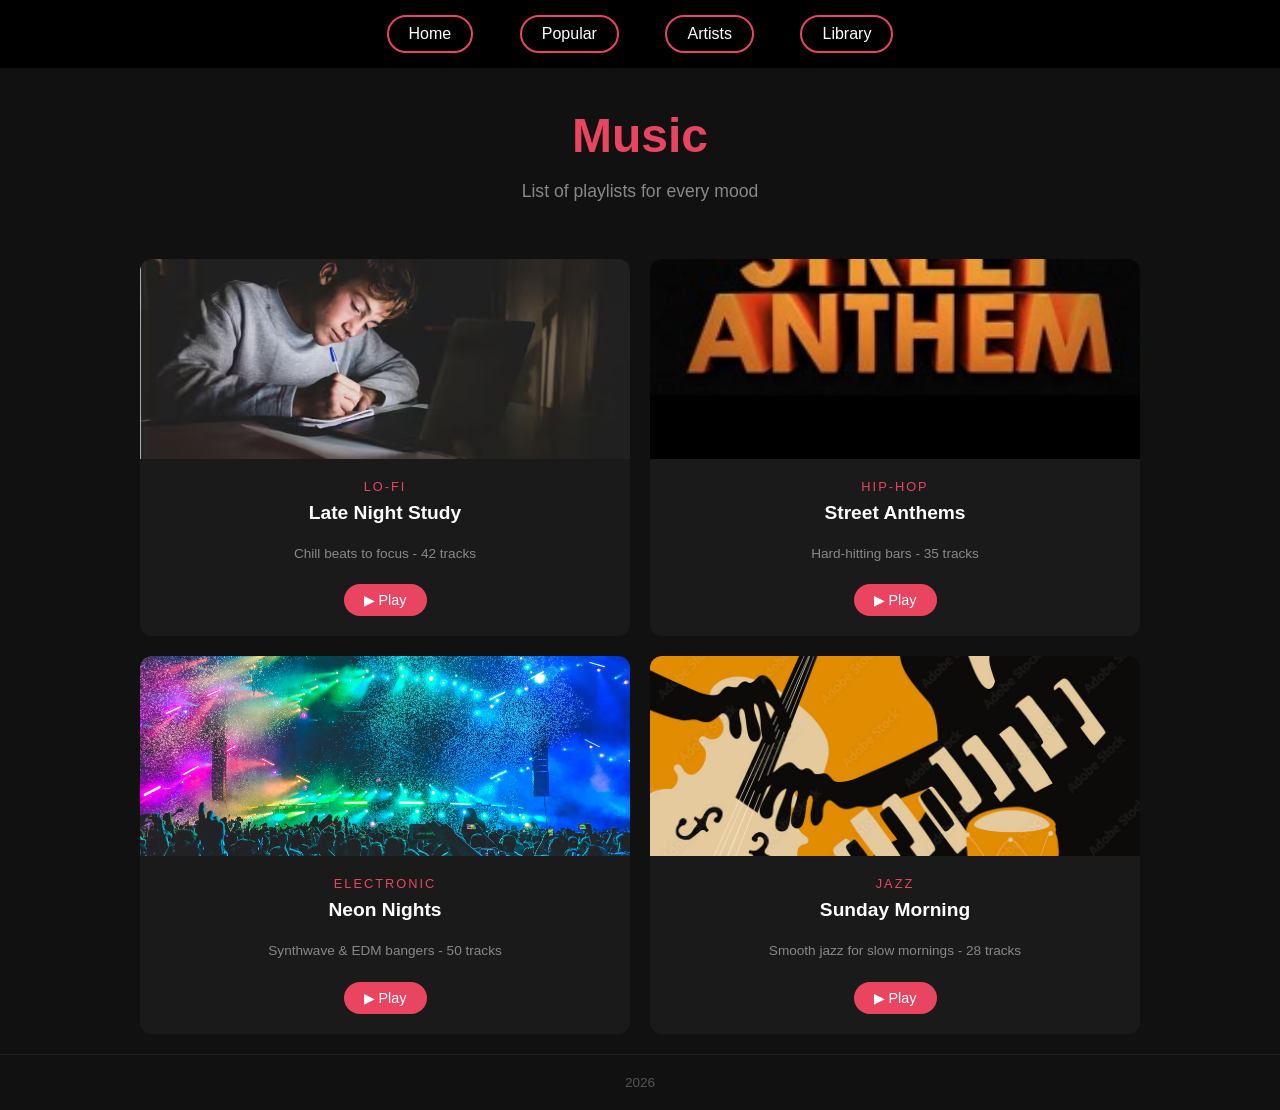
<file: Week4/index.html>
<!DOCTYPE html>
<html lang="en">
<head>
  <meta charset="UTF-8" />
  <meta name="viewport" content="width=device-width, initial-scale=1.0" />
  <title>Music</title>
  <style>

    :root {
      font-size: 16px;
    }

    body {
      background-color: #111;
      color: white;
      font-family: Arial, sans-serif;
      margin: 0;
      padding: 0;
    }

    nav {
      position: sticky;
      top: 0;
      background-color: #000;
      padding: 15px;
      display: flex;
      justify-content: center;
    }

    /* 4 buttons equally spaced with flexbox */
    .nav-buttons {
      display: flex;
      justify-content: space-evenly;
      align-items: center;
      width: 100%;
      max-width: 600px;
    }

    nav button {
      background-color: transparent;
      border: 2px solid #e94560;
      color: white;
      padding: 8px 20px;
      border-radius: 20px;
      font-size: 1rem;
      cursor: pointer;
    }

    nav button:hover {
      background-color: #e94560;
    }

    header {
      text-align: center;
      padding: 40px 20px 20px;
    }

    header h1 {
      font-size: 3rem;
      color: #e94560;
      margin: 0;
    }

    header p {
      color: #888;
      font-size: 1.1rem;
    }

    /* 2 columns */
    .grid-container {
      display: grid;
      grid-template-columns: repeat(2, 1fr);
      grid-template-rows: repeat(2, auto);
      gap: 20px;
      padding: 20px;
      max-width: 1000px;
      margin: 0 auto;
    }

    /* image row and info row */
    .card {
      display: flex;
      flex-direction: column;
      align-items: center;
      justify-content: center;
      background-color: #1a1a1a;
      border-radius: 12px;
      overflow: hidden;
    }

    .card img {
      width: 100%;
      height: 200px;
      object-fit: cover;
    }

    .card-info {
      display: flex;
      flex-direction: column;
      align-items: center;
      justify-content: center;
      padding: 20px;
      text-align: center;
      width: 100%;
    }

    .card-info span {
      color: #e94560;
      font-size: 0.8rem;
      text-transform: uppercase;
      letter-spacing: 2px;
    }

    .card-info h2 {
      font-size: 1.2rem;
      margin: 8px 0;
    }

    .card-info p {
      color: #888;
      font-size: 0.85rem;
      white-space: nowrap;
    }

    .card-info button {
      margin-top: 10px;
      background-color: #e94560;
      color: white;
      border: none;
      padding: 8px 20px;
      border-radius: 20px;
      cursor: pointer;
      font-size: 0.9rem;
    }

    footer {
      text-align: center;
      padding: 20px;
      color: #555;
      font-size: 0.85rem;
      border-top: 1px solid #222;
    }

    /* screens 720px or smaller */
    @media (max-width: 720px) {
      :root {
        font-size: 12px;
      }

      .grid-container {
        grid-template-columns: 1fr;
      }

      .card {
        width: 100%;
      }
    }
  </style>
</head>
<body>

  <nav>
    <div class="nav-buttons">
      <button>Home</button>
      <button>Popular</button>
      <button>Artists</button>
      <button>Library</button>
    </div>
  </nav>

  <header>
    <h1>Music</h1>
    <p> List of playlists for every mood</p>
  </header>

  <div class="grid-container">

    <div class="card">
      <img src="assets/lofi.avif" alt="Late Night Study" />
      <div class="card-info">
        <span>Lo-Fi</span>
        <h2>Late Night Study</h2>
        <p>Chill beats to focus - 42 tracks</p>
        <button>&#9654; Play</button>
      </div>
    </div>

    <div class="card">
      <img src="assets/street-anthem.jpg" alt="Street Anthems" />
      <div class="card-info">
        <span>Hip-Hop</span>
        <h2>Street Anthems</h2>
        <p>Hard-hitting bars - 35 tracks</p>
        <button>&#9654; Play</button>
      </div>
    </div>

    <div class="card">
      <img src="assets/electronic.jpg" alt="Neon Nights" />
      <div class="card-info">
        <span>Electronic</span>
        <h2>Neon Nights</h2>
        <p>Synthwave &amp; EDM bangers - 50 tracks</p>
        <button>&#9654; Play</button>
      </div>
    </div>

    <div class="card">
      <img src="assets/jazz.jpg" alt="Sunday Morning Jazz" />
      <div class="card-info">
        <span>Jazz</span>
        <h2>Sunday Morning</h2>
        <p>Smooth jazz for slow mornings - 28 tracks</p>
        <button>&#9654; Play</button>
      </div>
    </div>

  </div>

  <footer> 2026 </footer>

</body>
</html>
</file>
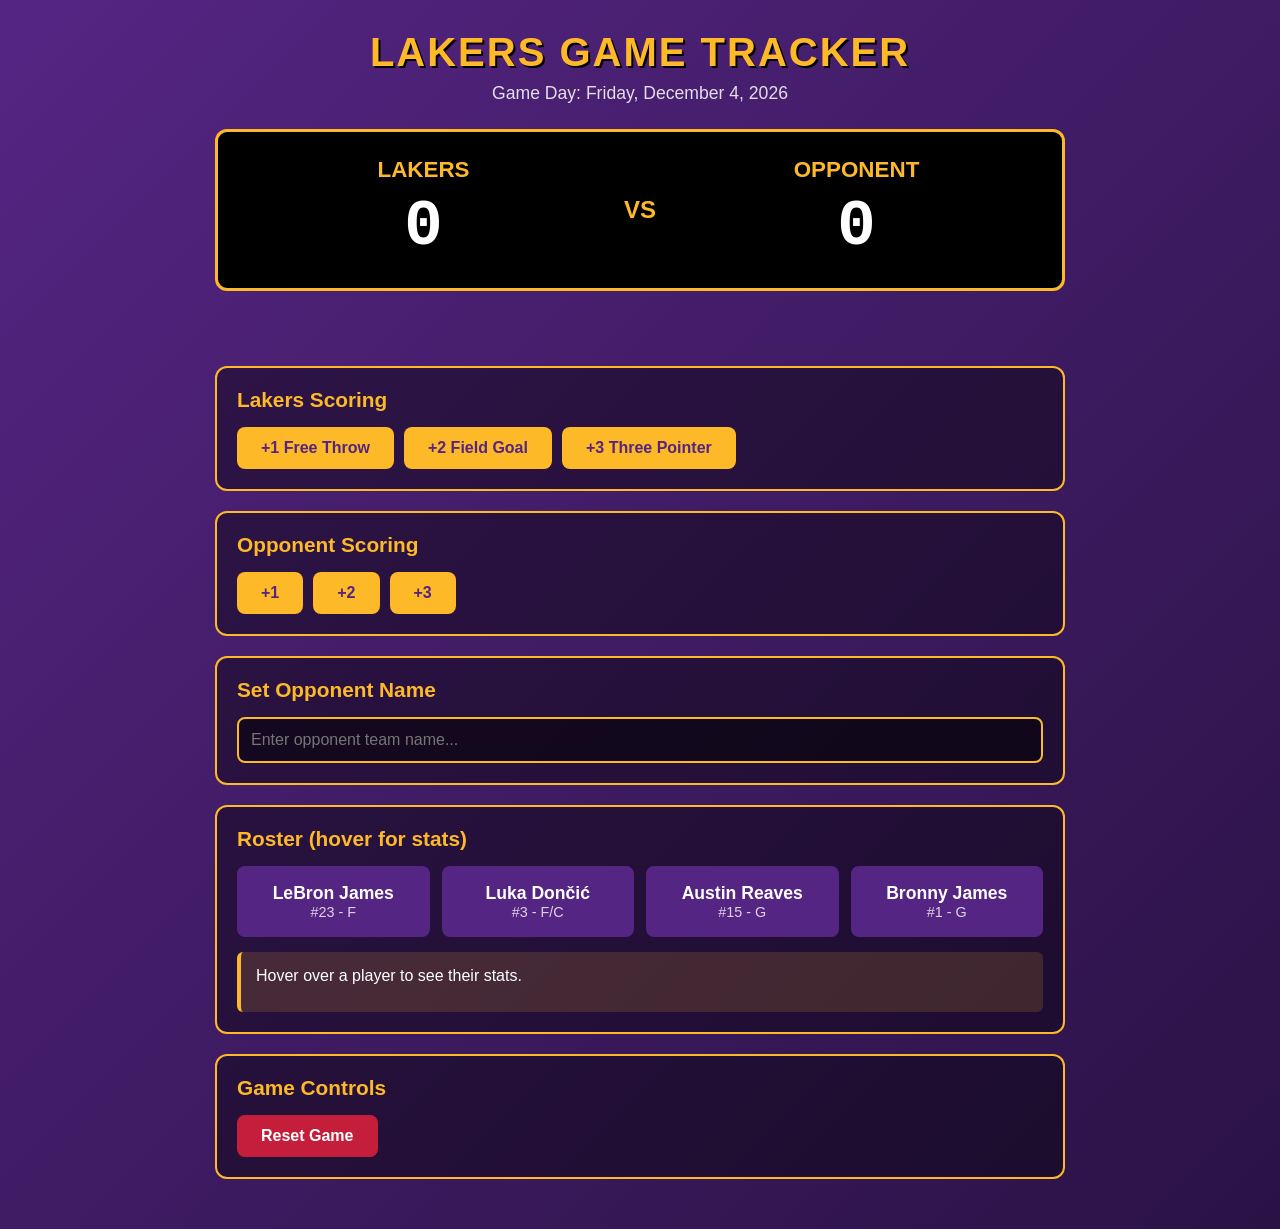
<file: Week6/index.html>
<!DOCTYPE html>
<html lang="en">
<head>
  <meta charset="UTF-8" />
  <meta name="viewport" content="width=device-width, initial-scale=1.0" />
  <title>Lakers Game Tracker</title>
  <style>
    * { box-sizing: border-box; margin: 0; padding: 0; 
    }

    body {
      font-family: 'Segoe UI', Tahoma, sans-serif;
      background: linear-gradient(135deg, #552583 0%, #2a1245 100%);
      color: #fff;
      min-height: 100vh;
      padding: 30px 20px;
    }

    .container { max-width: 850px; margin: 0 auto; }

    .header { text-align: center; margin-bottom: 25px; }
    .header h1 {
      font-size: 2.5rem;
      color: #FDB927;
      letter-spacing: 2px;
      text-shadow: 2px 2px 0 #000;
    }
    #gameDay { margin-top: 8px; font-size: 1.1rem; opacity: 0.85; }

    .scoreboard {
      background: #000;
      border: 3px solid #FDB927;
      border-radius: 12px;
      padding: 25px;
      display: grid;
      grid-template-columns: 1fr auto 1fr;
      gap: 20px;
      align-items: center;
      margin-bottom: 25px;
    }
    .team { text-align: center; }
    .team-name { font-size: 1.4rem; font-weight: bold; color: #FDB927; margin-bottom: 8px; }
    .score { font-size: 4rem; font-weight: bold; color: #fff; font-family: 'Courier New', monospace; }
    .vs { font-size: 1.5rem; color: #FDB927; font-weight: bold; }

    .card {
      background: rgba(0, 0, 0, 0.4);
      border: 2px solid #FDB927;
      border-radius: 12px;
      padding: 20px;
      margin-bottom: 20px;
    }
    .card h2 { color: #FDB927; margin-bottom: 15px; font-size: 1.3rem; }

    .btn-row { display: flex; gap: 10px; flex-wrap: wrap; }

    button {
      background: #FDB927;
      color: #552583;
      border: none;
      padding: 12px 24px;
      font-size: 1rem;
      font-weight: bold;
      border-radius: 8px;
      cursor: pointer;
      transition: transform 0.15s, background 0.2s;
    }
    button:hover { background: #fff; transform: translateY(-2px); }

    .reset-btn { background: #c41e3a; color: #fff; }
    .reset-btn:hover { background: #fff; color: #c41e3a; }

    input[type="text"] {
      width: 100%;
      padding: 12px;
      font-size: 1rem;
      border-radius: 8px;
      border: 2px solid #FDB927;
      background: rgba(0, 0, 0, 0.5);
      color: #fff;
    }
    input[type="text"]:focus {
      outline: none;
      border-color: #fff;
      background: rgba(0, 0, 0, 0.7);
    }

    .roster {
      display: grid;
      grid-template-columns: repeat(auto-fit, minmax(180px, 1fr));
      gap: 12px;
    }
    .player {
      background: #552583;
      padding: 15px;
      border-radius: 8px;
      text-align: center;
      cursor: pointer;
      border: 2px solid transparent;
      transition: all 0.2s;
    }
    .player:hover {
      background: #FDB927;
      color: #552583;
      border-color: #fff;
      transform: scale(1.05);
    }
    .player-name { font-weight: bold; font-size: 1.1rem; }
    .player-num { font-size: 0.9rem; opacity: 0.8; }

    #playerStats {
      margin-top: 15px;
      padding: 15px;
      background: rgba(253, 185, 39, 0.15);
      border-left: 4px solid #FDB927;
      border-radius: 6px;
      min-height: 60px;
    }
    .stat-line { margin-top: 5px; color: #FDB927; font-weight: bold; }

    .winner-msg {
      text-align: center;
      font-size: 1.3rem;
      color: #FDB927;
      margin-bottom: 20px;
      font-weight: bold;
      min-height: 30px;
    }
  </style>
</head>
<body>
  <div class="container">

    <div class="header">
      <h1>LAKERS GAME TRACKER </h1>
      <div id="gameDay">Game day</div>
    </div>

    <div class="scoreboard">
      <div class="team">
        <div class="team-name">LAKERS</div>
        <div class="score" id="lakersScore">0</div>
      </div>
      <div class="vs">VS</div>
      <div class="team">
        <div class="team-name" id="opponentName">OPPONENT</div>
        <div class="score" id="opponentScore">0</div>
      </div>
    </div>

    <div class="winner-msg" id="winnerMsg"></div>

    <div class="card">
      <h2>Lakers Scoring</h2>
      <div class="btn-row">
        <button class="score-btn" data-points="1">+1 Free Throw</button>
        <button class="score-btn" data-points="2">+2 Field Goal</button>
        <button class="score-btn" data-points="3">+3 Three Pointer</button>
      </div>
    </div>

    <div class="card">
      <h2>Opponent Scoring</h2>
      <div class="btn-row">
        <button class="opp-btn" data-points="1">+1</button>
        <button class="opp-btn" data-points="2">+2</button>
        <button class="opp-btn" data-points="3">+3</button>
      </div>
    </div>

    <div class="card">
      <h2>Set Opponent Name</h2>
      <input type="text" id="opponentInput" placeholder="Enter opponent team name..." maxlength="15" />
    </div>

    <div class="card">
      <h2>Roster (hover for stats)</h2>
      <div class="roster">
        <div class="player" data-stats="PPG: 25.4 | RPG: 7.9 | APG: 8.1">
          <div class="player-name">LeBron James</div>
          <div class="player-num">#23 - F</div>
        </div>
        <div class="player" data-stats="PPG: 23.8 | RPG: 12.5 | APG: 3.5">
          <div class="player-name">Luka Dončić</div>
          <div class="player-num">#3 - F/C</div>
        </div>
        <div class="player" data-stats="PPG: 18.2 | RPG: 4.1 | APG: 6.8">
          <div class="player-name">Austin Reaves</div>
          <div class="player-num">#15 - G</div>
        </div>
        <div class="player" data-stats="PPG: 17.5 | RPG: 3.2 | APG: 4.9">
          <div class="player-name">Bronny James</div>
          <div class="player-num">#1 - G</div>
        </div>
      </div>
      <div id="playerStats">Hover over a player to see their stats.</div>
    </div>

    <div class="card">
      <h2>Game Controls</h2>
      <button class="reset-btn" id="resetBtn">Reset Game</button>
    </div>

  </div>

  <script>
    // To load event to show today's date as game day 
    window.addEventListener('load', function () {
      const days = ['Sunday', 'Monday', 'Tuesday', 'Wednesday', 'Thursday', 'Friday', 'Saturday'];
      const months = ['January', 'February', 'March', 'April', 'May', 'June',
                      'July', 'August', 'September', 'October', 'November', 'December'];
      const now = new Date();
      const dateStr = days[now.getDay()] + ', ' + months[now.getMonth()] + ' ' + now.getDate() + ', ' + now.getFullYear();
      document.getElementById('gameDay').textContent = ' Game Day: ' + dateStr;
    });

    // For score state
    let lakersScore = 0;
    let opponentScore = 0;
    const lakersDisplay = document.getElementById('lakersScore');
    const opponentDisplay = document.getElementById('opponentScore');
    const winnerMsg = document.getElementById('winnerMsg');

    function updateScores() {
      lakersDisplay.textContent = lakersScore;
      opponentDisplay.textContent = opponentScore;
      if (lakersScore === 0 && opponentScore === 0) {
        winnerMsg.textContent = '';
      } else if (lakersScore > opponentScore) {
        winnerMsg.textContent = 'Lakers leading by ' + (lakersScore - opponentScore);
      } else if (opponentScore > lakersScore) {
        winnerMsg.textContent = 'Lakers down by ' + (opponentScore - lakersScore);
      } else {
        winnerMsg.textContent = 'Tied game';
      }
    }

    // Click for events on Lakers scoring buttons 
    const scoreButtons = document.querySelectorAll('.score-btn');
    scoreButtons.forEach(function (btn) {
      btn.addEventListener('click', function () {
        lakersScore += parseInt(btn.getAttribute('data-points'));
        updateScores();
      });
    });

    // Click events on opponent for scoring buttons 
    const oppButtons = document.querySelectorAll('.opp-btn');
    oppButtons.forEach(function (btn) {
      btn.addEventListener('click', function () {
        opponentScore += parseInt(btn.getAttribute('data-points'));
        updateScores();
      });
    });

    //Input event on opponent name field 
    const opponentInput = document.getElementById('opponentInput');
    const opponentName = document.getElementById('opponentName');
    opponentInput.addEventListener('input', function () {
      const name = opponentInput.value.trim().toUpperCase();
      opponentName.textContent = name === '' ? 'OPPONENT' : name;
    });

    // Mouseover events on players 
    const players = document.querySelectorAll('.player');
    const playerStats = document.getElementById('playerStats');
    players.forEach(function (player) {
      player.addEventListener('mouseover', function () {
        const name = player.querySelector('.player-name').textContent;
        const stats = player.getAttribute('data-stats');
        playerStats.innerHTML = '<strong>' + name + '</strong><div class="stat-line">' + stats + '</div>';
      });
      player.addEventListener('mouseout', function () {
        playerStats.innerHTML = 'Hover over a player to see their stats.';
      });
    });

    // To reset button for click event
    const resetBtn = document.getElementById('resetBtn');
    resetBtn.addEventListener('click', function () {
      lakersScore = 0;
      opponentScore = 0;
      updateScores();
      opponentInput.value = '';
      opponentName.textContent = 'OPPONENT';
    });
  </script>
</body>
</html>
</file>
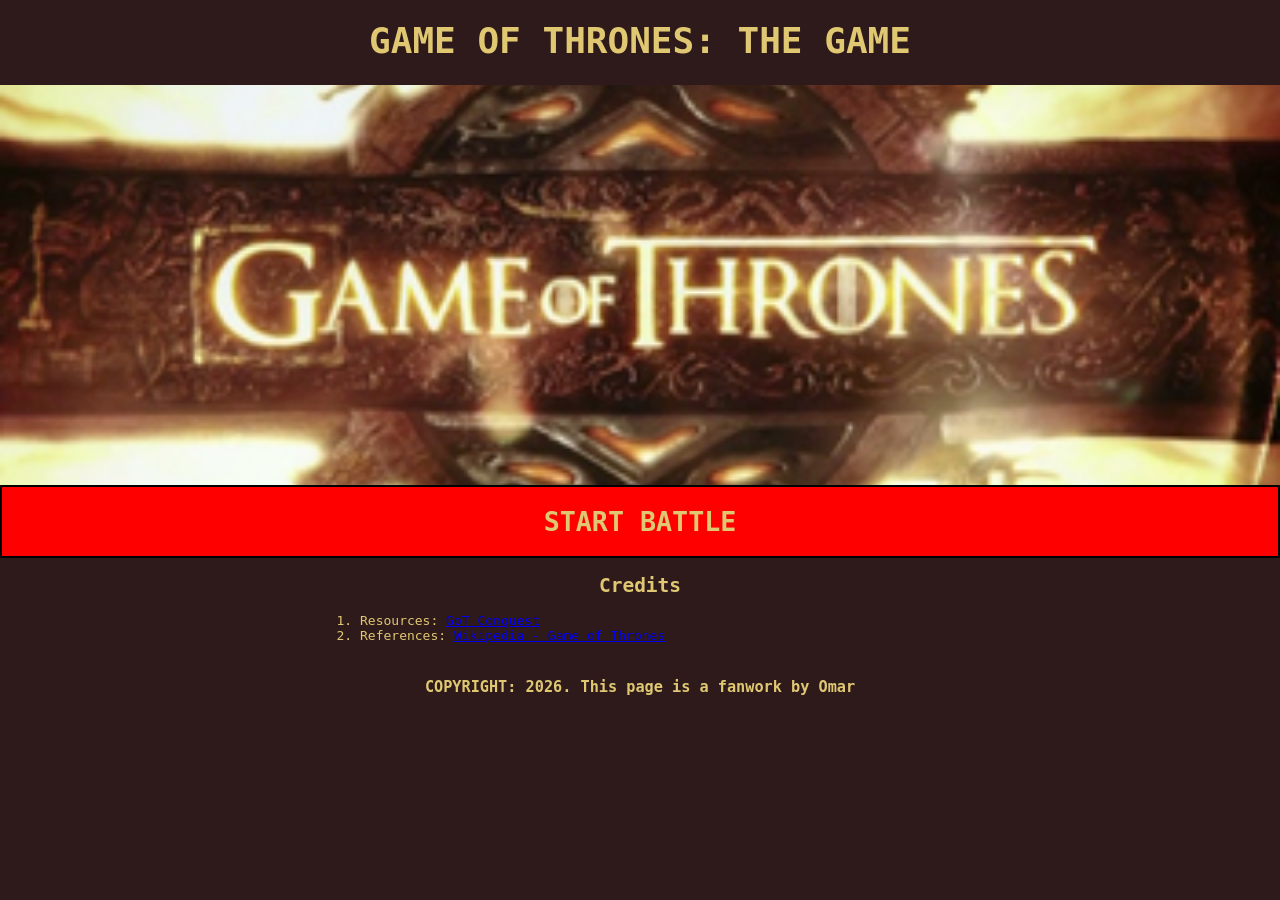
<file: Week2/firstgame/index.html>
<html>
<head>
    <title>GAME OF THRONES: THE BATTLE</title>
</head>
<body style="background-color: #2e1a1a; color: #e0c872; font-family: monospace; margin: 0; padding: 0;">
    
    <h1 style="color: #e0c872; text-align: center; font-family: monospace; font-size: 36px; padding-top: 20px;">GAME OF THRONES: THE GAME</h1>
    
    <img src="./assets/wallpaper.jpg" aria-label="Game of Thrones banner" style="width: 100%; max-height: 400px; object-fit: cover;">
 
    <button class="start-button" style="width: 100%; background-color: red; border: 2px solid; cursor: pointer;">
        <h1 style="text-align: center;"><a href="./game.html" style="color: #e0c872; text-decoration: none; font-family: monospace;">START BATTLE</a></h1>
    </button>
 
    <section id="credits">
    <h2 style="text-align: center; color: #e0c872;">Credits</h2>
    <ol style="max-width: 600px; margin: 0 auto;">
        <li>Resources: <a href="https://www.gotconquest.com/news/2021/01/26/farming-resources/">GoT Conquest</a></li>
        <li>References: <a href="https://en.wikipedia.org/wiki/Game_of_Thrones">Wikipedia - Game of Thrones</a></li>
    </ol>
</section>
 
    <h3 style="color: #e0c872; text-align: center; font-family: monospace; padding: 20px;">COPYRIGHT: 2026. This page is a fanwork by Omar</h3>
 
</body>
</html>
</file>
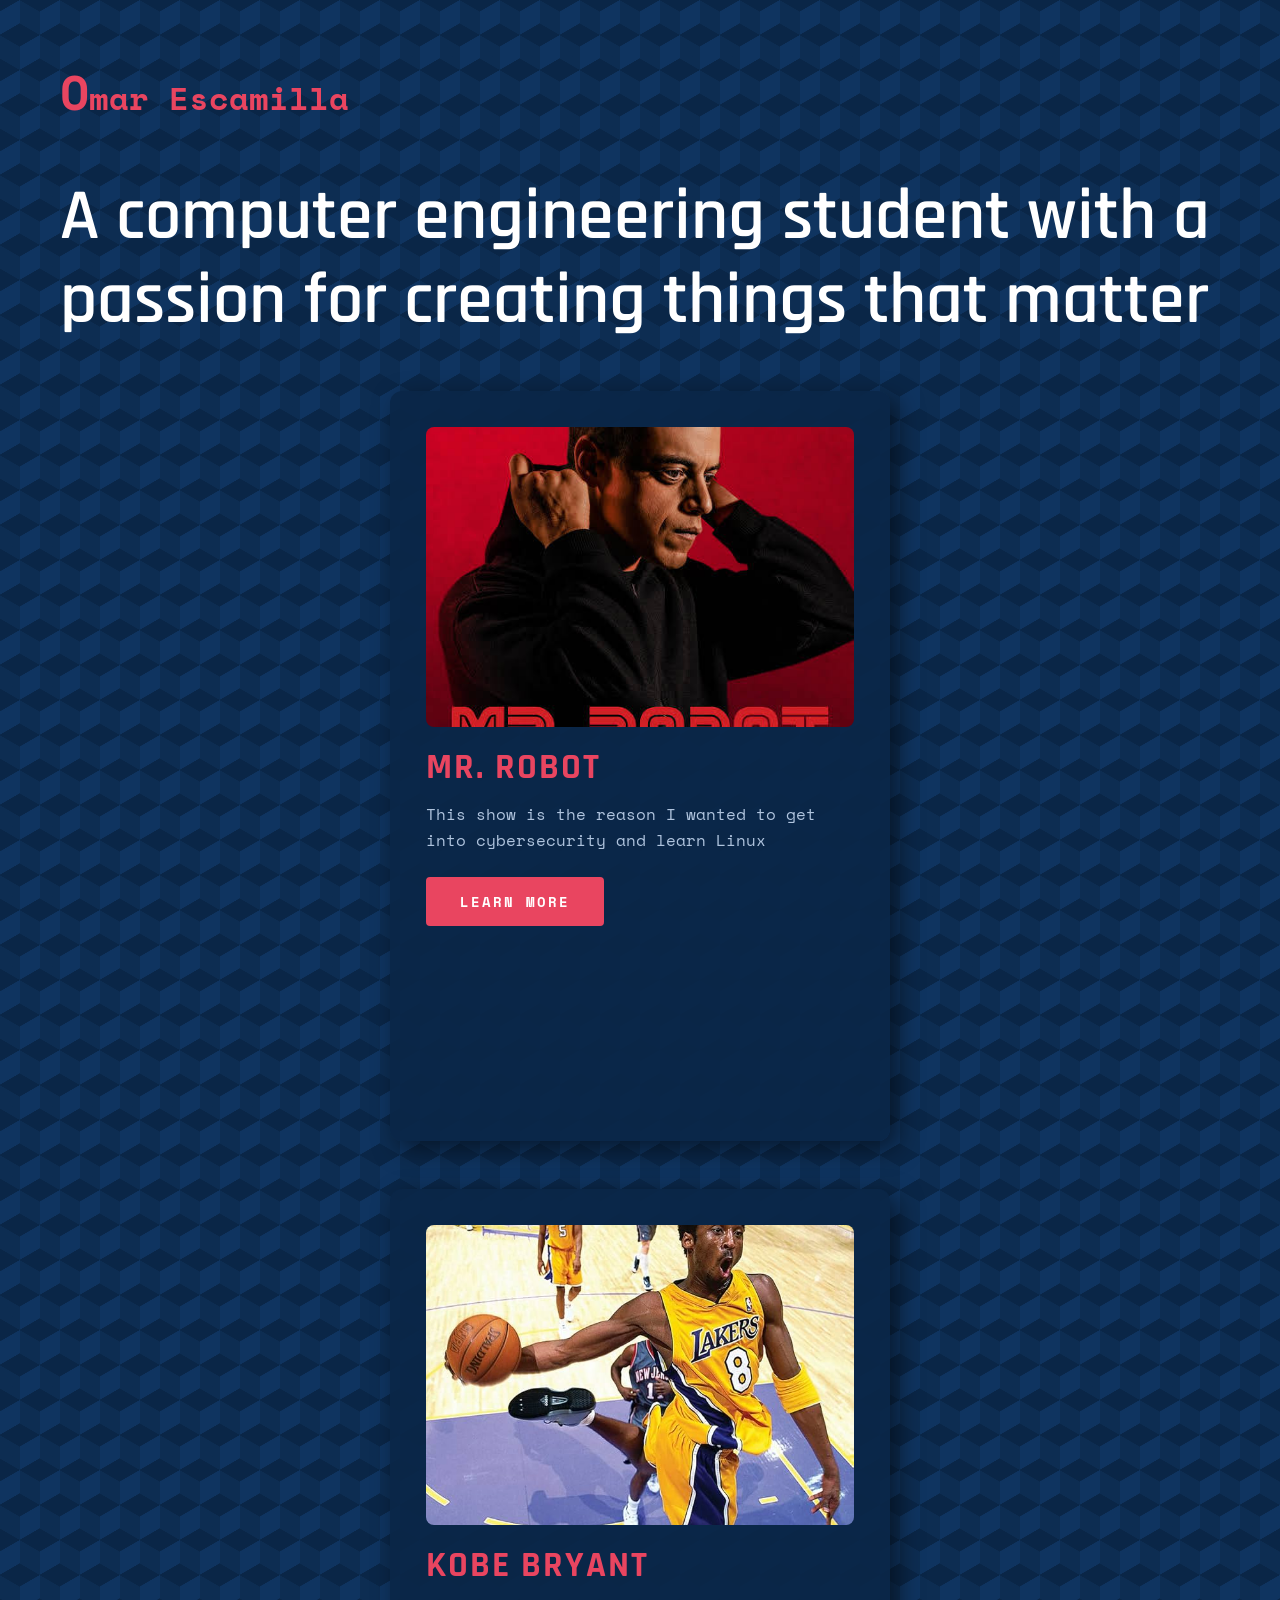
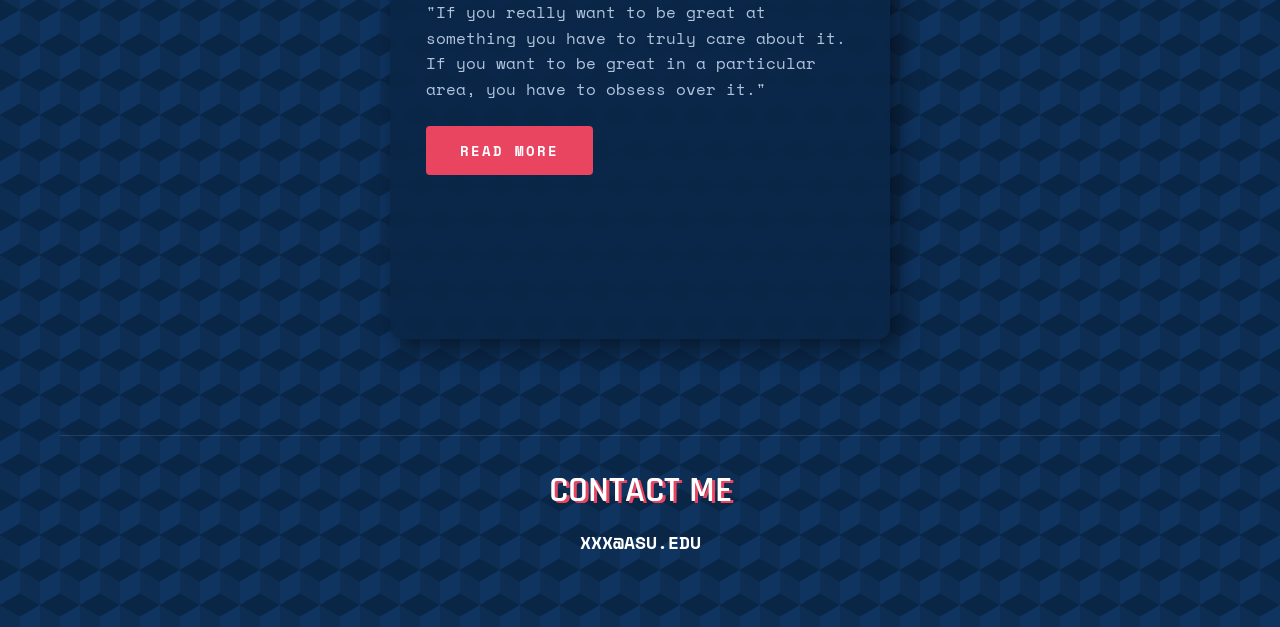
<file: Week3/portfolio/index.html>
<!DOCTYPE html>
<html lang="en">
<head>
    <meta charset="UTF-8">
    <meta name="viewport" content="width=device-width, initial-scale=1.0">
    <title>Omar // PORTFOLIO</title>
    <style>
        @import url('https://fonts.googleapis.com/css2?family=Rajdhani:wght@300;400;500;600;700&family=Space+Mono:wght@400;700&display=swap');
    </style>
    <link rel="stylesheet" href="./styles.css">
</head>
<body>
    <header>Omar Escamilla</header>
    <div class="title">A computer engineering student with a passion for creating things that matter</div>

    <div class="card">
        <img src="./assets/mrrobot.jpg" alt="Mr. Robot"/>
        <h1>Mr. Robot</h1>
        <p>This show is the reason I wanted to get into cybersecurity and learn Linux </p>
        <a href="https://www.imdb.com/title/tt4158110/" target="_blank"><button>Learn More</button></a>
    </div>

    <div class="card">
        <img src="./assets/kobe.jpg" alt="Kobe Bryant"/>
        <h1>Kobe Bryant</h1>
        <p>"If you really want to be great at something you have to truly care about it. If you want to be great in a particular area, you have to obsess over it."</p>
        <a href="https://en.wikipedia.org/wiki/Kobe_Bryant" target="_blank"><button>Read More</button></a>
    </div>

    <footer>
        <h2>CONTACT ME</h2>
        <h3>XXX@ASU.EDU</h3>
    </footer>
</body>
</html>
</file>
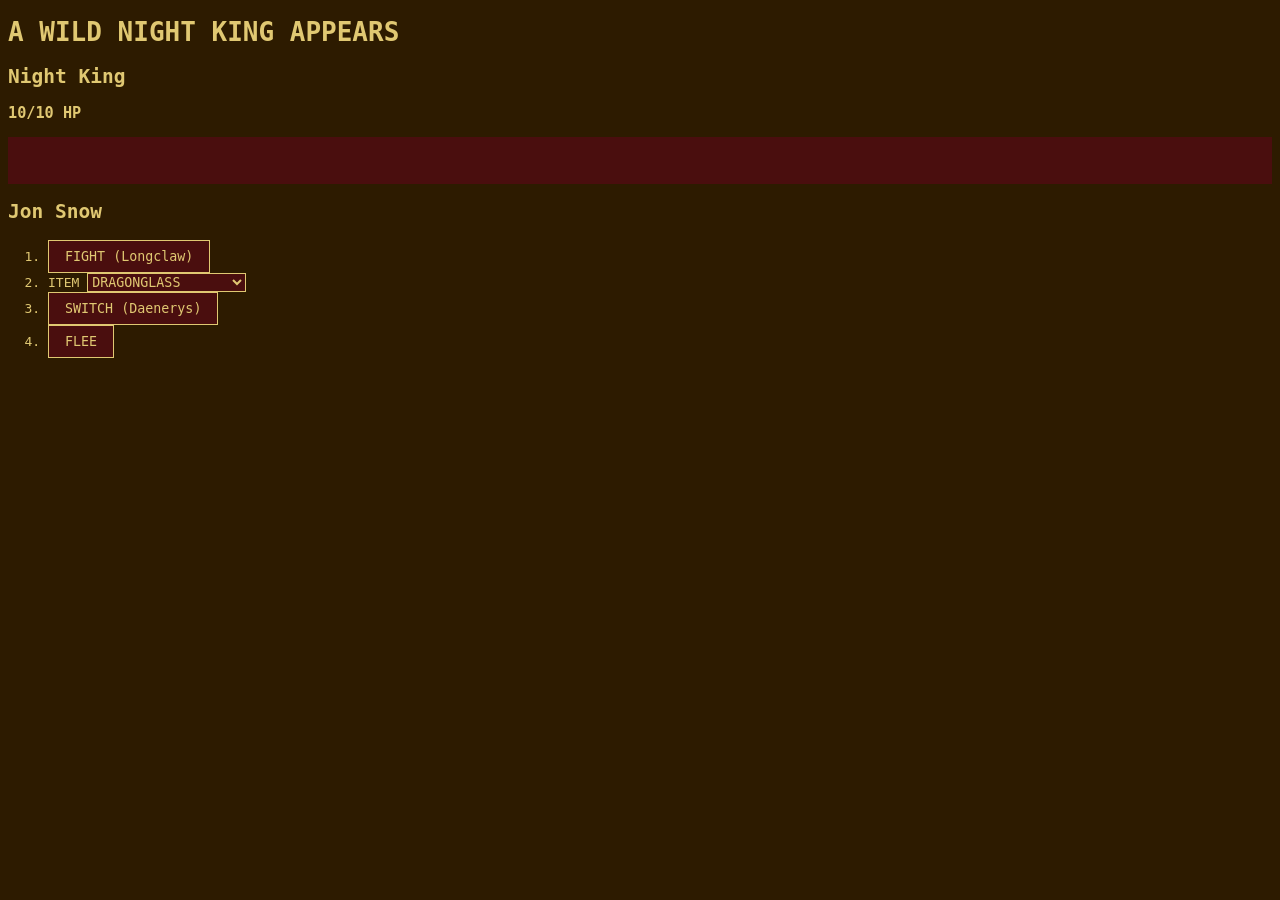
<file: Week2/firstgame/game.html>
<!DOCTYPE html>
<html>
    <head>
        <title>BATTLE!</title>
    </head>
    <body class="battle" style="background-color: #2d1b00; font-family: monospace; color: #e0c872;">

        <h1 id="night-king">A WILD NIGHT KING APPEARS</h1>

        <section class="enemy">
            <h2>Night King</h2>
            <h3>10/10 HP</h3>
        </section>

        <div style="background-color: #4a0e0e; padding: 3px;"><p>&nbsp;</p></div>

        <section class="player">
            <h2>Jon Snow</h2>
            <ol>
                <li><button style="background-color: #4a0e0e; color: #e0c872; border: 1px solid #e0c872; padding: 8px 16px; cursor: pointer; font-family: monospace;">FIGHT (Longclaw)</button></li>
                <li>
                    <label id="item" for="item-select" style="color: #e0c872;">ITEM</label>
                    <select id="item-select" style="background-color: #4a0e0e; color: #e0c872; border: 1px solid #e0c872; font-family: monospace;">
                        <option value="dragonglass">DRAGONGLASS</option>
                        <option value="wildfire">WILDFIRE</option>
                        <option value="milk-of-poppy">MILK OF THE POPPY</option>
                    </select>
                </li>
                <li><button style="background-color: #4a0e0e; color: #e0c872; border: 1px solid #e0c872; padding: 8px 16px; cursor: pointer; font-family: monospace;">SWITCH (Daenerys)</button></li>
                <li><button style="background-color: #4a0e0e; color: #e0c872; border: 1px solid #e0c872; padding: 8px 16px; cursor: pointer; font-family: monospace;">FLEE</button></li>
            </ol>
        </section>

    </body>
</html>
</file>
<file: Week3/portfolio/styles.css>
/* universal selector */
* {
    margin: 0;
    padding: 0;
    box-sizing: border-box;
    --base: #FFFFFF;
    --borderColor: #0A2647;
    --cardColors: rgba(10, 38, 71, 0.9);
    --accentColor: #E94560;
    color: white;
    font-family: "Space Mono", monospace;
}

/* body has a background color */
body {
    background-color: #0F3460;
    background-image:
        linear-gradient(30deg, #0A2647 12%, transparent 12.5%, transparent 87%, #0A2647 87.5%, #0A2647),
        linear-gradient(150deg, #0A2647 12%, transparent 12.5%, transparent 87%, #0A2647 87.5%, #0A2647),
        linear-gradient(30deg, #0A2647 12%, transparent 12.5%, transparent 87%, #0A2647 87.5%, #0A2647),
        linear-gradient(150deg, #0A2647 12%, transparent 12.5%, transparent 87%, #0A2647 87.5%, #0A2647),
        linear-gradient(60deg, #0D2D52 25%, transparent 25.5%, transparent 75%, #0D2D52 75%, #0D2D52),
        linear-gradient(60deg, #0D2D52 25%, transparent 25.5%, transparent 75%, #0D2D52 75%, #0D2D52);
    background-size: 40px 70px;
    background-position: 0 0, 0 0, 20px 35px, 20px 35px, 0 0, 20px 35px;
    padding: 40px 60px;
    display: flex;
    flex-direction: column;
    align-items: center;
}

header {
    padding-top: 16px;
    padding-bottom: 16px;
    margin-bottom: 32px;
    font-family: "Space Mono", monospace;
    color: var(--accentColor);
    font-size: 32px;
    font-weight: 700;
    width: 100%;
}

header::first-letter {
    font-size: 48px;
}

.title {
    font-family: "Rajdhani", sans-serif;
    font-weight: 600;
    font-style: normal;
    font-size: 72px;
    margin-bottom: 48px;
    line-height: 84px;
    width: 100%;
}


/* card has border-radius of 12px, card has padding of 36px */
.card {
    width: 500px;
    height: 750px;
    background-color: var(--cardColors);
    padding: 36px;
    border-radius: 12px;
    box-shadow: 8px 8px 24px rgba(0, 0, 0, 0.5);
    margin-bottom: 48px;
    transition: all 500ms;
    overflow: hidden;
}

.card:hover {
    box-shadow: 8px 8px var(--accentColor);
}

.card > img {
    width: 100%;
    height: 300px;
    object-fit: cover;
    border-radius: 8px;
    margin-bottom: 12px;
}

/* h1 with custom font and color */
h1 {
    font-family: "Rajdhani", sans-serif;
    font-weight: 700;
    font-size: 36px;
    color: var(--accentColor);
    margin-bottom: 12px;
    text-transform: uppercase;
    letter-spacing: 2px;
}

/* p element with font size smaller than h1 */
p {
    color: #B0C4DE;
    font-size: 16px;
    line-height: 1.6;
    margin-bottom: 24px;
}

/* pseudo classes used for styling */
a {
    text-decoration: none;
}

button {
    background-color: var(--accentColor);
    color: white;
    border: 2px solid var(--accentColor);
    padding: 12px 32px;
    font-family: "Space Mono", monospace;
    font-size: 14px;
    font-weight: 700;
    text-transform: uppercase;
    letter-spacing: 2px;
    border-radius: 4px;
    cursor: pointer;
    transition: all 300ms;
}

/* hover state */
button:hover {
    background-color: transparent;
    color: var(--accentColor);
}

button:active {
    transform: scale(0.95);
}

h2 {
    font-family: "Rajdhani", sans-serif;
    font-weight: 600;
    font-style: normal;
    font-size: 36px;
    margin-bottom: 16px;
    text-transform: uppercase;
    color: white;
    text-shadow: 3px 2px 0px var(--accentColor);
}

h3 {
    color: #FFF;
    font-family: "Space Mono", monospace;
    font-size: 18px;
    font-style: normal;
    font-weight: 700;
}

footer {
    margin-top: 48px;
    padding-top: 32px;
    padding-bottom: 32px;
    border-top: 1px solid rgba(255, 255, 255, 0.1);
    text-align: center;
    width: 100%;
}

@keyframes fadeIn {
    from {
        opacity: 0;
        transform: translateY(16px);
    }
    to {
        opacity: 1;
        transform: translateY(0);
    }
}

.card {
    animation: fadeIn 0.8s ease forwards;
}
</file>
